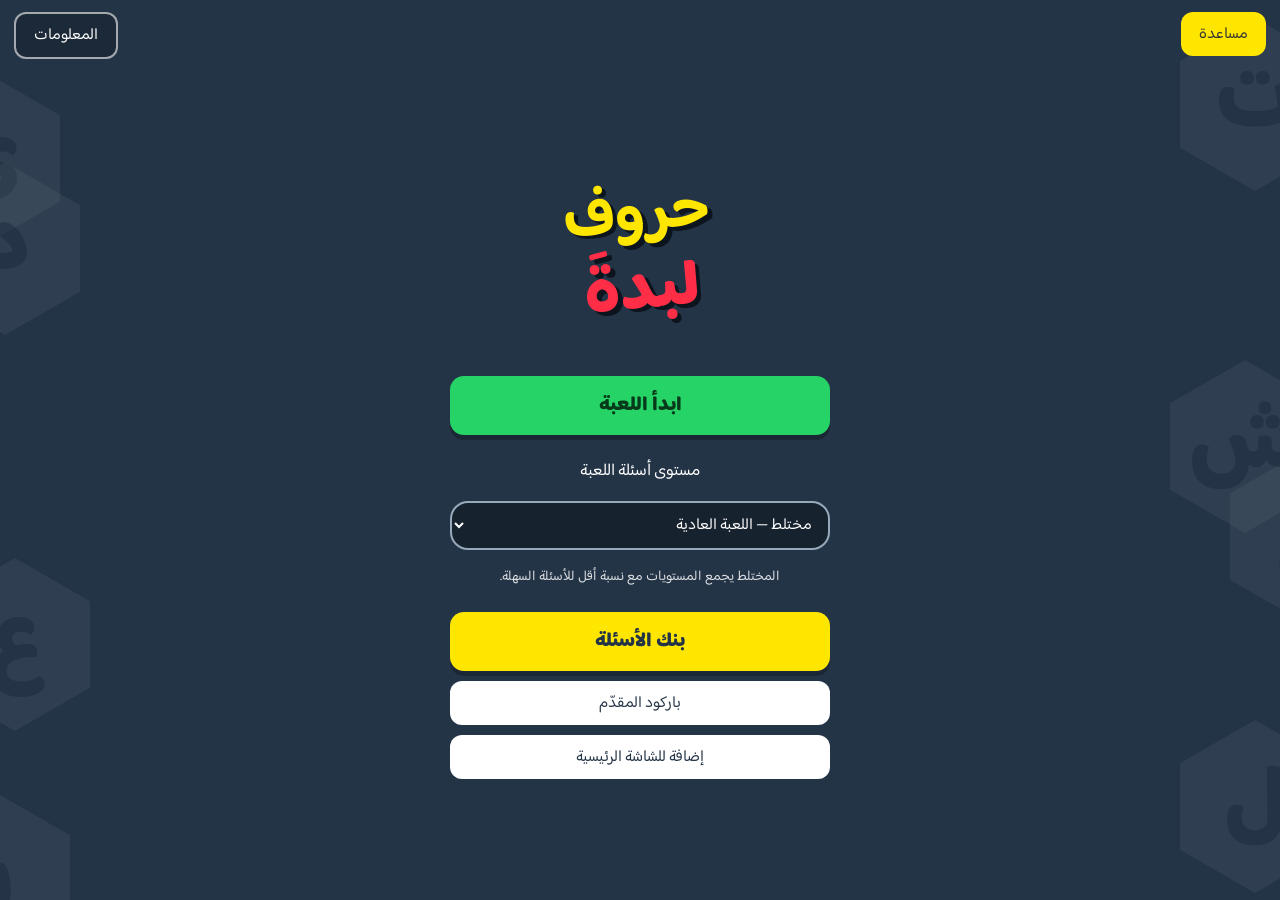
<file: index.html>
<!DOCTYPE html>
<html lang="ar" dir="rtl">
<head>
<meta charset="utf-8">
<meta name="viewport" content="width=device-width, initial-scale=1, viewport-fit=cover">
<link rel="manifest" href="manifest.webmanifest?v=20261022-1"><link rel="apple-touch-icon" href="apple-touch-icon.png"><link rel="icon" href="icon-192.png"><meta name="apple-mobile-web-app-title" content="حروف لبدةَ"><meta name="theme-color" content="#243447"><meta name="mobile-web-app-capable" content="yes"><meta name="apple-mobile-web-app-capable" content="yes">
<link rel="preconnect" href="https://fonts.googleapis.com"><link rel="preconnect" href="https://fonts.gstatic.com" crossorigin>
<title>حروف لبدةَ</title>
<link href="https://fonts.googleapis.com/css2?family=Baloo+Bhaijaan+2:wght@500;800&display=swap" rel="stylesheet">
<style>
:root{--p:#243447;--pd:#17222f;--o:#e53935;--g:#1e7be0;box-sizing:border-box;padding-top:env(safe-area-inset-top,0px);padding-bottom:env(safe-area-inset-bottom,0px)}
*{box-sizing:border-box}
html,body{height:100%;margin:0}
body{background:var(--p);color:#fff;font-family:"Baloo Bhaijaan 2",Tahoma,Arial,sans-serif;overflow-x:hidden}
button{font:inherit;cursor:pointer}
#setup{position:relative;min-height:100dvh;padding:16px 18px 40px;overflow:hidden}
.deco{position:absolute;width:150px;height:173px;clip-path:polygon(50% 0,100% 25%,100% 75%,50% 100%,0 75%,0 25%);background:rgba(255,255,255,.1);display:flex;align-items:center;justify-content:center;font-size:90px;color:var(--p);font-weight:800}
.form{position:relative;max-width:560px;margin:0 auto}
.logo{text-align:center;transform:rotate(-5deg);font-weight:800;line-height:.95;margin:10px 0 26px;text-shadow:4px 4px 0 #0c141d}
.logo b{display:block;font-size:56px;color:#ffe600}.logo i{display:block;font-style:normal;font-size:40px;color:#2fd1e8}.logo u{display:block;text-decoration:none;font-size:58px;color:#ff2d46}
label{display:block;font-size:18px;margin:14px 6px 6px}
input{width:100%;padding:12px 18px;border-radius:40px;border:3px solid rgba(255,255,255,.35);background:rgba(255,255,255,.2);color:#fff;font:inherit;font-size:18px;text-align:center}
input::placeholder{color:rgba(255,255,255,.55)}
.r2{display:flex;gap:12px}.r2>div{flex:1}
.chip{border:0;border-radius:40px;padding:10px 16px;font-size:17px;background:var(--pd);color:#9fb3c8;margin:0 3px 6px}
.chip.on{background:#fff;color:var(--p);box-shadow:0 5px 0 #a9b8c9}
#go{width:100%;margin-top:22px;padding:14px;border:0;border-radius:40px;font-size:26px;background:#fff;color:var(--p);box-shadow:0 6px 0 #a9b8c9}
#go:disabled{background:rgba(255,255,255,.3);color:rgba(255,255,255,.5);box-shadow:0 6px 0 rgba(0,0,0,.2);cursor:default}
#game{display:none;height:100dvh;flex-direction:row;direction:ltr}
#ba{position:relative;flex:1;display:flex;align-items:center;justify-content:center;overflow:hidden;min-height:0}
#ba svg{position:absolute;inset:0;width:100%;height:100%}
.brd{position:relative;transform:translateX(calc(var(--w)*-.25))}
.rw{display:flex;margin-top:calc(var(--w)*-.2887)}.rw:first-child{margin-top:0}
.rw:nth-child(even){transform:translateX(calc(var(--w)*.5))}
.hx{width:var(--w);height:calc(var(--w)*1.1547);background:var(--p);clip-path:polygon(50% 0,100% 25%,100% 75%,50% 100%,0 75%,0 25%);border:0;padding:0;display:flex;align-items:center;justify-content:center;flex:none}
.hx i{width:calc(100% - 10px);height:calc(100% - 10px);clip-path:inherit;background:#fff;display:flex;align-items:center;justify-content:center;font-style:normal;font-size:calc(var(--w)*.45);font-weight:800;color:var(--p)}
.hx.o i{background:var(--o);color:#fff}.hx.g i{background:var(--g);color:#fff}.hx.sel i{background:#ffe14d}
#pan{width:330px;background:var(--p);padding:14px;display:flex;flex-direction:column;gap:9px;direction:rtl;overflow:auto}
@media (max-aspect-ratio:1/1){#game{flex-direction:column}#ba{flex:none;height:56dvh}#pan{width:100%;flex:1}}
.top{display:flex;justify-content:space-between;align-items:center}
.pill{border:0;border-radius:30px;padding:8px 20px;background:#fff;color:var(--p);font-size:17px;box-shadow:0 4px 0 #a9b8c9}
.ic{width:42px;height:42px;border-radius:50%;border:3px solid rgba(255,255,255,.4);background:rgba(255,255,255,.2);color:#fff;font-size:18px}
#rt{text-align:center;font-size:34px;font-weight:800;color:#ff2d46;text-shadow:3px 3px 0 #0c141d;margin:4px 0}
#gn2{text-align:center;font-size:14px;opacity:.75}
.bt{border:0;border-radius:16px;padding:11px;font-size:20px;background:#fff;color:var(--p);box-shadow:0 5px 0 #a9b8c9;width:100%}
.bt:disabled{background:rgba(255,255,255,.25);color:rgba(255,255,255,.55);box-shadow:0 5px 0 rgba(0,0,0,.18)}
#qc{display:none;background:rgba(255,255,255,.15);border-radius:16px;padding:10px;text-align:center}
#ql{font-size:34px;font-weight:800;color:#ffe600;line-height:1}#lv{font-size:13px;opacity:.8}#qt{font-size:19px;margin:4px 0}#an{font-size:24px;font-weight:800;color:#2fd1e8;min-height:30px}
.sm{border:0;border-radius:12px;padding:7px 14px;background:#fff;color:var(--p);font-size:16px}
#asg{display:none;flex-direction:column;gap:7px}
#asg button{border:0;border-radius:14px;padding:10px;font-size:19px;color:#fff}
#msg{text-align:center;font-size:22px;font-weight:800;color:#ffe600;min-height:6px}
.sr{display:flex;justify-content:center;align-items:center;gap:14px;margin-top:auto;padding-top:6px}
.sh{width:76px;height:88px;clip-path:polygon(50% 0,100% 25%,100% 75%,50% 100%,0 75%,0 25%);display:flex;align-items:center;justify-content:center;font-size:32px;font-weight:800}
.tn{text-align:center;font-size:13px;max-width:96px;overflow:hidden;text-overflow:ellipsis;white-space:nowrap}
#menu{display:none;gap:7px;flex-direction:column}
#rot{display:none;position:fixed;top:0;left:0;right:0;z-index:20;background:#ffe600;color:#222;text-align:center;font-size:14px;padding:4px;pointer-events:none}
@media (orientation:portrait){#rot{display:block}}
@media (orientation:landscape) and (max-height:520px){
#pan{width:300px;padding:8px;gap:5px}#rt{font-size:24px;margin:0}#gn2{display:none}
.bt{padding:7px;font-size:16px}.pill{padding:5px 14px;font-size:14px}.ic{width:34px;height:34px}
#qc{padding:6px}#ql{font-size:26px}#qt{font-size:15px;margin:2px 0}#an{font-size:19px;min-height:22px}#asg button{padding:7px;font-size:16px}
.sh{width:56px;height:65px;font-size:24px}.sr{gap:10px;padding-top:2px}#msg{font-size:17px}
#setup{padding:8px 16px}.logo{margin:0 0 4px;transform:rotate(-3deg);display:flex;gap:10px;justify-content:center;align-items:baseline}
.logo b,.logo i,.logo u{display:inline;font-size:30px}
label{margin:6px 6px 3px;font-size:15px}input{padding:7px 14px;font-size:16px}#go{margin-top:10px;padding:8px;font-size:20px}.chip{padding:6px 12px;font-size:15px}}
#home{display:flex;position:relative;min-height:100dvh;flex-direction:column;align-items:center;justify-content:center;padding:16px;background:#243447;overflow:hidden}
#home .deco{color:#243447}
.hc{position:relative;width:min(92%,380px);display:flex;flex-direction:column;gap:10px;text-align:center;font-size:18px}
.hb{border:0;border-radius:14px;padding:12px;font-size:20px;font-weight:800;box-shadow:0 5px 0 rgba(0,0,0,.25)}
.hb:disabled{opacity:.45}
.hn{position:absolute;top:calc(12px + env(safe-area-inset-top,0px));z-index:2;border-radius:12px;padding:8px 18px;font-size:16px;border:2px solid rgba(255,255,255,.6);background:rgba(0,0,0,.2);color:#fff}
#md{position:fixed;inset:0;background:rgba(12,20,30,.8);display:none;align-items:center;justify-content:center;z-index:30;padding:20px}
#md input{color:#243447;background:#eef1f5;border:2px solid #c9d2dc;padding:10px 14px;font-size:17px}
#md>div{background:#fff;color:#243447;border-radius:18px;padding:18px;max-width:340px;text-align:center;font-size:18px;display:flex;flex-direction:column;gap:10px}
/* mobile */
:root{padding-top:0;padding-bottom:0}
html{-webkit-text-size-adjust:100%;overscroll-behavior:none}
body{-webkit-user-select:none;user-select:none;-webkit-touch-callout:none;-webkit-tap-highlight-color:transparent;overscroll-behavior:none}
input{-webkit-user-select:text;user-select:text;font-size:16px;min-height:44px}
button{touch-action:manipulation;-webkit-tap-highlight-color:transparent;min-height:44px}
button:active:not(:disabled){transform:translateY(2px);filter:brightness(.92)}
.hx{min-height:0}.hx:active i{filter:brightness(.85)}
.ic{width:44px;height:44px}.deco{pointer-events:none}
.bt:disabled{color:rgba(255,255,255,.8)}
#qt,#msg,#an{overflow-wrap:anywhere}
#game{padding:env(safe-area-inset-top,0px) env(safe-area-inset-right,0px) env(safe-area-inset-bottom,0px) env(safe-area-inset-left,0px)}
#pan{overscroll-behavior:contain;-webkit-overflow-scrolling:touch;gap:8px;min-height:0}
#setup{padding-top:max(16px,env(safe-area-inset-top,0px));padding-bottom:calc(40px + env(safe-area-inset-bottom,0px))}
#home{justify-content:flex-start;padding:calc(64px + env(safe-area-inset-top,0px)) max(16px,env(safe-area-inset-right,0px)) calc(16px + env(safe-area-inset-bottom,0px)) max(16px,env(safe-area-inset-left,0px))}
.hc{margin:auto}.hb{min-height:48px}
#md{align-items:flex-start;overflow-y:auto}#md>div{margin:auto;width:100%}
@media (max-aspect-ratio:1/1){#ba{flex:none;height:auto;width:100%;aspect-ratio:5.5/4.8;max-height:52dvh}}
@media (orientation:portrait),(min-height:521px){.logo b{font-size:clamp(40px,13vw,60px)}.logo i{font-size:clamp(28px,9vw,42px)}.logo u{font-size:clamp(42px,14vw,64px)}}
@media (orientation:landscape) and (max-height:520px){button{min-height:40px}.hb{padding:6px;font-size:17px;min-height:40px}.hc{width:min(94%,640px);display:grid;grid-template-columns:1fr 1fr;gap:8px}.hc>div{grid-column:1/-1}#home{padding-top:calc(52px + env(safe-area-inset-top,0px))}}
#rot{display:none!important;top:env(safe-area-inset-top,0px)}#rot.show{display:block!important}
/* iPhone: allow normal scrolling, retain native click activation. */
html{overscroll-behavior:auto}
body{overscroll-behavior:auto}
#home,#setup{min-height:100vh;min-height:100dvh}
#game{height:100vh;height:100dvh}
#ba{min-width:0}#ba svg{pointer-events:none}
.r2>div{min-width:0}.top{gap:12px;flex-wrap:wrap}
button:focus-visible,input:focus-visible{outline:3px solid #ffe600;outline-offset:3px}
#setup{padding-left:max(18px,env(safe-area-inset-left,0px));padding-right:max(18px,env(safe-area-inset-right,0px))}
#md{padding: max(20px,env(safe-area-inset-top,0px)) max(20px,env(safe-area-inset-right,0px)) max(20px,env(safe-area-inset-bottom,0px)) max(20px,env(safe-area-inset-left,0px))}
#pan{padding-bottom:20px}
#home .hn{max-width:45%}
@media(max-width:600px) and (orientation:portrait){
 #game{height:auto;min-height:100vh;min-height:100dvh;flex-direction:column}
 #ba{flex:none;height:48vh;height:48dvh;max-height:none;aspect-ratio:auto}
 #pan{flex:none;width:100%;overflow:visible}
 .r2{flex-wrap:wrap}.r2>div{flex:1 1 140px}
}
@media(orientation:landscape) and (max-height:520px){
 #pan{width:clamp(220px,40vw,300px)}
 button,.ic{min-height:44px}.ic{width:44px;height:44px;flex-shrink:0}
}
/* Home controls and the question bank share the existing palette. */
.logo{line-height:1.25}.logo u{padding-bottom:.1em}
.level-label{margin:12px 0 5px;font-size:17px}.level-hint{font-size:14px;line-height:1.7;text-align:center;opacity:.85;margin:6px 0 12px}
.level-select,select{font:inherit;font-size:16px;min-height:46px;border:2px solid #96a9bb;border-radius:18px;background:#17222f;color:#fff;padding:8px 12px;max-width:100%}
.level-select{width:100%}.hc{max-width:460px}.hc .hb{width:100%}
#bank[hidden]{display:none}#bank{min-height:100vh;min-height:100dvh;padding:24px 18px calc(32px + env(safe-area-inset-bottom,0px));-webkit-user-select:text;user-select:text}
.bank-wrap{max-width:960px;margin:auto}#bank h1{color:#ffe600;font-size:clamp(26px,6vw,38px);line-height:1.5}.bank-filters{display:flex;gap:12px;flex-wrap:wrap}.bank-filters label{flex:1 1 170px;margin:0}.bank-filters input,.bank-filters select{display:block;width:100%;margin-top:6px}
.bank-item{margin:12px 0;padding:16px 18px;border:1px solid #60758b;border-radius:18px;background:#17222f;line-height:1.8}.bank-meta{font-size:14px;color:#b9d2e8}.bank-item h2{font-size:19px;margin:6px 0 10px;font-weight:500}.bank-item summary{cursor:pointer;color:#ffe600;min-height:44px;padding:8px 0}.bank-answer{font-size:21px;color:#7be2ad;white-space:pre-wrap}.bank-pages{display:flex;align-items:center;justify-content:center;gap:16px;margin:20px 0}.bank-pages button:disabled{opacity:.4;cursor:default}
@media(orientation:landscape) and (max-height:520px){.hc{display:flex;flex-direction:column;gap:6px;max-width:460px}.hc .logo{margin-bottom:8px}.level-label,.level-hint{margin:2px}}
@media(max-width:600px) and (orientation:portrait){#ba{height:max(48dvh,310px)}}
</style>
<link rel="stylesheet" href="board.css?v=20261022-1">
</head>
<body><noscript><div style="position:fixed;inset:0;z-index:999;background:#243447;color:#fff;display:flex;align-items:center;justify-content:center;text-align:center;padding:24px;font:22px/1.8 Tahoma,Arial,sans-serif">هذه المعاينة لا تشغّل الجافاسكربت، فالأزرار لن تعمل.<br>افتح اللعبة من متصفح Safari أو Chrome عبر رابط الموقع.</div></noscript><div id="rot">🔄 قلّب الجوال أفقيًا للحصول على أفضل عرض</div>
<div id="md" role="dialog" aria-modal="true" aria-labelledby="mt"><div><span id="mt"></span><button class="hb" id="mno" style="background:#eee;color:#555">إغلاق</button></div></div>
<div id="home">
<button class="hn" id="hinfo" style="left:14px">المعلومات</button>
<button class="hn" id="hhelp" style="right:14px;background:#ffe600;color:#333;border:0">مساعدة</button>
<div class="hc"><div class="logo" aria-label="حروف لبدةَ"><b>حروف</b><u>لبدةَ</u></div>
<button class="hb" id="hplay" style="background:#25d366;color:#07391b">ابدأ اللعبة</button>
<label for="difficulty" class="level-label">مستوى أسئلة اللعبة</label>
<select id="difficulty" class="level-select"><option value="mixed">مختلط — اللعبة العادية</option><option value="سهل">سهل</option><option value="متوسط">متوسط</option><option value="صعب">صعب</option></select>
<p class="level-hint">المختلط يجمع المستويات مع نسبة أقل للأسئلة السهلة.</p>
<button class="hb" id="hbank" style="background:#ffe600;color:#243447">بنك الأسئلة</button>
<button class="sm" id="presenterQrHome">باركود المقدّم</button>
<button class="sm" id="installHelp">إضافة للشاشة الرئيسية</button></div>
</div>
<div id="setup" style="display:none"><div class="form">
<button class="sm" id="backHome">الصفحة الرئيسية</button>
<div class="logo" aria-label="حروف لبدةَ"><b>حروف</b><u>لبدةَ</u></div>
<p id="selectedLevel" class="level-hint"></p>
<label for="playMode">طريقة اللعب</label><select id="playMode" class="level-select"><option value="board">لوحة على الشاشة + مقدّم بجوال ثانٍ</option><option value="local">اللوحة والأسئلة على جهاز واحد</option></select>
<p class="level-hint">في وضع اللوحة يقرأ المقدّم من جواله، وتحدد هنا الخلية والفريق الفائز. اختيار الحرف يدوي على الجهازين.</p>
<button class="sm" id="presenterQrSetup">افتح باركود المقدّم قبل بدء اللعبة</button><label>اسم اللعبة:</label><input id="gn" placeholder="حروف لبدةَ" value="حروف لبدةَ">
<div class="r2"><div><label>حجم لوحة الحروف:</label><button class="chip" data-k="n" data-v="4">٤ × ٤</button><button class="chip on" data-k="n" data-v="5">٥ × ٥</button><button class="chip" data-k="n" data-v="6">٦ × ٦</button></div>
<div><label>عدد الجولات:</label><button class="chip" data-k="r" data-v="1">جولة</button><button class="chip on" data-k="r" data-v="3">3 جولات</button></div></div>
<div class="r2"><div><label style="color:#ff6b66">الفريق الأحمر:</label><input id="to" placeholder="اسم الفريق" style="border-color:#c9524e"></div>
<div><label style="color:#5fb0ff">الفريق الأزرق:</label><input id="tg" placeholder="اسم الفريق" style="border-color:#4a8fd1"></div></div>
<p id="bankStatus" role="status" style="text-align:center;font-size:15px">جارٍ فتح سجل الأسئلة…</p><p style="text-align:center;font-size:13px;opacity:.85">المشاهد محفوظ لهذا المتصفح والموقع. تغيير الجهاز أو مسح بيانات الموقع يبدأ سجلًا جديدًا.</p><button id="go" disabled>إنشاء اللعبة</button>
</div></div>
<section id="bank" hidden aria-labelledby="bankTitle">
<div class="bank-wrap"><button id="bankBack" class="sm">الصفحة الرئيسية</button><h1 id="bankTitle">بنك أسئلة حروف لبدةَ</h1>
<button class="hb" id="presenterQrBank">باركود المقدّم — افتحه بالجوال الثاني</button>
<p>تصفّح الأسئلة وابحث فيها. التصفّح هنا لا يغيّر سجل الأسئلة المشاهدة أثناء اللعب.</p>
<div class="bank-filters"><label>ابحث<input id="bankSearch" type="search" placeholder="السؤال أو الإجابة" autocomplete="off"></label>
<label>المجال<select id="bankCategory"><option value="">جميع المجالات</option></select></label>
<label>الحرف<select id="bankLetter"><option value="">جميع الحروف</option></select></label></div>
<p id="bankCount" role="status" aria-live="polite"></p><div id="bankList"></div>
<div class="bank-pages"><button class="sm" id="bankPrev">السابق</button><span id="bankPage"></span><button class="sm" id="bankNext">التالي</button></div>
</div></section>
<div id="game">
<div id="ba"><svg viewBox="0 0 100 100" preserveAspectRatio="none"><polygon points="0,0 100,0 50,50" fill="#e53935"/><polygon points="0,100 100,100 50,50" fill="#e53935"/><polygon points="0,0 50,50 0,100" fill="#1e7be0"/><polygon points="100,0 50,50 100,100" fill="#1e7be0"/></svg><div class="board-sparkles" aria-hidden="true"></div><div class="brd" id="brd"></div></div>
<div id="pan">
<div class="top"><button class="pill" id="opt">خيارات</button></div>
<div id="menu"><button class="sm" id="m1">إعادة الجولة</button><button class="sm" id="m2">إعداد لعبة جديدة</button></div>
<div id="gn2"></div><div id="rt"></div>
<div id="qc"><div id="ql"></div><div id="lv"></div><div id="qt"></div><div id="an"></div><button class="sm" id="sa">أظهر الإجابة</button></div>
<button class="bt" id="ok" disabled>صحيح</button>
<div id="asg"><button id="a2" data-t="2" style="background:var(--o)"></button><button id="a1" data-t="1" style="background:var(--g)"></button><button data-t="0" style="background:var(--pd)">لا أحد (يعاد الحرف)</button></div>
<div id="msg"></div>
<button class="bt" id="nx" disabled>الجولة التالية</button>
<div class="sr"><button class="ic" id="rr">⟳</button>
<div><div class="sh" id="so" style="background:var(--o)">0</div><div class="tn" id="no"></div></div>
<div><div class="sh" id="sg" style="background:var(--g)">0</div><div class="tn" id="ng"></div></div></div>
</div></div>
<script>const $=id=>document.getElementById(id);</script>
<script src="questions.js?v=20261022-1"></script>
<script src="question-history.js?v=20261022-1"></script>
<script>
const HISTORY=window.RafahaHistory;
let historyAvailable=false,claimInProgress=false,roundBusy=false,roundVersion=0;
const ORD=["ا","ب","ت","ث","ج","ح","خ","د","ذ","ر","ز","س","ش","ص","ض","ط","ظ","ع","غ","ف","ق","ك","ل","م","ن","ه","و","ي"];
let cfg={r:3,n:5,difficulty:"mixed",mode:"board"},st,L,cur=-1,curQ,rd=1,wins=[0,0],over=false,fin=false,nm=["","",""];
for(let i=0;i<9;i++){const d=document.createElement("div");d.className="deco";d.textContent=ORD[(i*7+3)%28];d.style.cssText="top:"+[2,12,30,48,62,78,90,20,70][i]+"%;"+(i%2?"left":"right")+":"+[-40,-60,-30,-50,-20,-60,-40,-90,-80][i]+"px;transform:rotate("+(i*17%40-20)+"deg)";$("setup").prepend(d);}
document.querySelectorAll(".chip").forEach(c=>c.onclick=()=>{cfg[c.dataset.k]=+c.dataset.v;document.querySelectorAll('.chip[data-k="'+c.dataset.k+'"]').forEach(x=>x.classList.toggle("on",x===c));});
function chk(){$("go").disabled=!historyAvailable||(cfg.mode==="local"&&HISTORY.stats(cfg.difficulty).remaining===0)||!($("gn").value.trim()&&$("to").value.trim()&&$("tg").value.trim());}
$("playMode").onchange=()=>{cfg.mode=$("playMode").value;updateBankStatus();chk();};
["gn","to","tg"].forEach(i=>$(i).oninput=chk);
$("go").onclick=()=>{cfg.mode=$("playMode").value;cfg.difficulty=$("difficulty").value;if(!historyAvailable||roundBusy)return;try{if(document.documentElement.requestFullscreen)document.documentElement.requestFullscreen().then(()=>{if(screen.orientation&&screen.orientation.lock)return screen.orientation.lock("landscape");}).catch(()=>{});}catch(e){}nm[2]=$("to").value.trim();nm[1]=$("tg").value.trim();$("gn2").textContent=$("gn").value.trim();$("no").textContent=nm[2];$("ng").textContent=nm[1];$("a2").textContent="🟥 "+nm[2];$("a1").textContent="🟦 "+nm[1];$("game").classList.toggle("board-only",cfg.mode==="board");wins=[0,0];rd=1;fin=false;$("setup").style.display="none";$("game").style.display="flex";startRound();};
async function startRound(){
 if(roundBusy)return;
 roundBusy=true;++roundVersion;cur=-1;curQ=null;$("qc").style.display="none";$("asg").style.display="none";$("ok").disabled=true;
 try{
 await HISTORY.refresh();
 const counts=cfg.mode==="board"?Object.fromEntries(ORD.map(letter=>[letter,36])):HISTORY.stats(cfg.difficulty).counts;
 if(Object.values(counts).reduce((sum,count)=>sum+count,0)<cfg.n*cfg.n)throw new Error("لا تكفي الأسئلة غير المشاهدة في المستوى المختار لهذه اللوحة. اختر لوحة أصغر أو مستوى آخر؛ لن نعيد أسئلة قديمة.");
 L=await HISTORY.layout(counts,cfg.n*cfg.n);
 }catch(error){roundBusy=false;$("game").style.display="none";$("setup").style.display="block";modal(error.message);return;}
 roundBusy=false;
 const n=cfg.n;
 st=L.map(()=>0);cur=-1;curQ=null;over=false;
 const b=$("brd");b.innerHTML="";
 for(let r=0;r<n;r++){const w=document.createElement("div");w.className="rw";
  for(let c=0;c<n;c++){const i=r*n+c;const h=document.createElement("button");h.className="hx";h.id="h"+i;h.innerHTML="<i>"+L[i]+"</i>";h.type="button";h.setAttribute("aria-label","اختيار حرف "+L[i]);h.onclick=()=>pick(i);w.appendChild(h);}
  b.appendChild(w);}
 $("rt").textContent="الجولة "+["الأولى","الثانية","الثالثة"][rd-1];
 $("qc").style.display="none";$("asg").style.display="none";$("msg").textContent="";$("ok").disabled=true;$("nx").disabled=true;$("nx").textContent="الجولة التالية";$("menu").style.display="none";
 sc();fit();
}
function fit(){
 const a=$("ba"),n=cfg.n;if(!a.clientWidth)return;
 const controls=cfg.mode==="board"?$("pan").offsetHeight+24:0;
 const usable=Math.max(140,a.clientHeight-controls),widthShare=a.clientWidth < 600 ? .94 : .68;
 const w=Math.min(a.clientWidth*widthShare/(n+.5),usable*.80/(.866*n+.29));
 document.documentElement.style.setProperty("--w",w+"px");
 document.documentElement.style.setProperty("--board-shift",(-controls/2)+"px");
}
let _f;const sched=()=>{cancelAnimationFrame(_f);_f=requestAnimationFrame(fit)};window.onresize=sched;try{new ResizeObserver(sched).observe($("ba"));new ResizeObserver(sched).observe($("pan"))}catch(e){}window.addEventListener("orientationchange",()=>setTimeout(sched,250));if(window.visualViewport)visualViewport.addEventListener("resize",sched);
function sc(){$("so").textContent=wins[1];$("sg").textContent=wins[0];}
function updateBankStatus(){
 if(!HISTORY)return;
 const state=HISTORY.stats(cfg.difficulty);
 if(cfg.mode==="board"){$("bankStatus").textContent="وضع اللوحة: الأسئلة والإجابات على جوال المقدّم. هذا الجهاز لا يستهلك أسئلة.";return;}
 if(!state.remaining){$("bankStatus").textContent="نفدت الأسئلة غير المشاهدة في المستوى المختار. اختر مستوى آخر من الصفحة الرئيسية؛ لن نعيد أسئلة قديمة.";chk();return;}
 $("bankStatus").textContent="بنك الأسئلة: "+state.total.toLocaleString("ar")+" • المتبقي للعب: "+state.remaining.toLocaleString("ar");
}
async function pick(i,f){
 if(claimInProgress||roundBusy||!st||st[i]||over||(i===cur&&!f))return;
 if(cfg.mode==="board"){
  if(cur>=0)$("h"+cur).classList.remove("sel");cur=i;curQ=null;$("h"+i).classList.add("sel");$("msg").textContent="حرف "+L[i]+" — اختر الفريق بعد إجابة اللاعبين";$("asg").style.display="flex";sched();return;
 }
 const version=roundVersion;
 const counts=HISTORY.stats(cfg.difficulty).counts;
 const otherCells=letter=>st.reduce((sum,owner,index)=>sum+(!owner&&index!==cur&&L[index]===letter?1:0),0);
 if(cur>=0&&i!==cur&&(counts[L[cur]]||0)<=otherCells(L[cur])){
  $("msg").textContent="احسم السؤال المفتوح أولًا؛ رصيد هذا الحرف المتبقي مخصص لخلاياه الأخرى. يمكنك إعداد جولة جديدة من الخيارات.";return;
 }
 const reserve=st.reduce((sum,owner,index)=>sum+(!owner&&index!==i&&L[index]===L[i]?1:0),0);
 const previousOkDisabled=$("ok").disabled;
 let changed=false;
 claimInProgress=true;$("rr").disabled=true;$("ok").disabled=true;$("sa").disabled=true;$("msg").textContent="جارٍ اختيار سؤال جديد…";
 try{
  const record=await HISTORY.claim(L[i],cfg.difficulty,reserve);
  if(version!==roundVersion)return;
  updateBankStatus();
  if(!record){$("msg").textContent="لا يوجد سؤال إضافي متاح لهذا الحرف دون استهلاك رصيد خلاياه الأخرى. احسم السؤال المفتوح إن وجد، أو اختر حرفًا آخر أو جولة جديدة؛ لن نعيد أسئلة سابقة.";return;}
  if(cur>=0)$("h"+cur).classList.remove("sel");
  cur=i;curQ=[record.q,record.a,record.difficulty,record.id,record.category];changed=true;
  $("h"+i).classList.add("sel");$("msg").textContent="";
  $("ql").textContent=L[i];$("lv").textContent=record.category;
  $("qt").textContent=record.q;$("an").textContent="";
  $("qc").style.display="block";$("sa").style.display="";$("asg").style.display="none";$("ok").disabled=false;
 }catch(error){if(version===roundVersion)$("msg").textContent=error.message;}
 finally{claimInProgress=false;$("rr").disabled=false;$("sa").disabled=false;if(!changed)$("ok").disabled=previousOkDisabled;}
}
$("sa").onclick=()=>{if(claimInProgress||cur<0||!curQ)return;$("an").textContent=curQ[1];$("sa").style.display="none";};
$("ok").onclick=()=>{if(claimInProgress||cur<0||!curQ)return;$("asg").style.display="flex";$("ok").disabled=true;};
$("rr").onclick=()=>{if(cur>=0)pick(cur,1);};
document.querySelectorAll("#asg button").forEach(b=>b.onclick=()=>{
 if(claimInProgress||cur<0||over)return;
 const t=+b.dataset.t,h=$("h"+cur),answeredLetter=L[cur];h.classList.remove("sel");
 if(t){st[cur]=t;h.classList.add(t==2?"o":"g");}
 cur=-1;$("qc").style.display="none";$("asg").style.display="none";$("ok").disabled=true;
 if(!t&&cfg.mode==="local"){const open=st.reduce((sum,owner,index)=>sum+(!owner&&L[index]===answeredLetter?1:0),0);if((HISTORY.stats(cfg.difficulty).counts[answeredLetter]||0)<open)$("msg").textContent="الرصيد المتبقي لهذا الحرف لا يغطي خلاياه المفتوحة. اختر حرفًا آخر أو أعد الجولة من الخيارات؛ لن نعيد سؤالًا سابقًا.";}
 if(cfg.mode==="board")$("msg").textContent="";sched();
 if(t&&won(t)){over=true;wins[t-1]++;sc();const m=wins[t-1]>=Math.floor(cfg.r/2)+1;
  $("msg").textContent=m?"🏆 فاز "+nm[t]+" باللعبة!":"🎉 فاز "+nm[t]+" بالجولة!";
  if(m){fin=true;$("nx").textContent="لعبة جديدة";}$("nx").disabled=false;}
});
$("nx").onclick=()=>{if(roundBusy)return;$("nx").disabled=true;if(fin){$("game").style.display="none";$("setup").style.display="block";}else{rd++;startRound();}};
$("opt").onclick=()=>{const m=$("menu");m.style.display=m.style.display=="flex"?"none":"flex";};
$("m1").onclick=()=>{if(!claimInProgress)startRound();};
$("m2").onclick=()=>{if(roundBusy||claimInProgress)return;roundVersion++;$("game").style.display="none";$("setup").style.display="block";};
function nb(r,c){const n=cfg.n,o=[[r,c-1],[r,c+1]];
 if(r%2==0)o.push([r-1,c-1],[r-1,c],[r+1,c-1],[r+1,c]);else o.push([r-1,c],[r-1,c+1],[r+1,c],[r+1,c+1]);
 return o.filter(([a,b])=>a>=0&&a<n&&b>=0&&b<n);}
function won(p){const n=cfg.n,seen=new Set(),q=[];
 for(let k=0;k<n;k++){const [r,c]=p==2?[0,k]:[k,0];if(st[r*n+c]==p){q.push([r,c]);seen.add(r*n+c);}}
 while(q.length){const [r,c]=q.pop();if(p==2&&r==n-1)return true;if(p==1&&c==n-1)return true;
  for(const [a,b] of nb(r,c)){const i=a*n+b;if(st[i]==p&&!seen.has(i)){seen.add(i);q.push([a,b]);}}}
 return false;}
</script>
<script>
for(let i=0;i<8;i++){const d=document.createElement("div");d.className="deco";d.textContent=ORD[(i*5+2)%28];d.style.cssText="top:"+[2,18,40,62,80,8,50,88][i]+"%;"+(i%2?"left":"right")+":"+[-50,-70,-40,-60,-50,-90,-100,-80][i]+"px;opacity:.5";$("home").prepend(d);}
$("hplay").onclick=()=>{$("home").style.display="none";$("setup").style.display="block";$("selectedLevel").textContent="المستوى: "+(cfg.difficulty==="mixed"?"مختلط":cfg.difficulty);if(historyAvailable)updateBankStatus();chk();};
$("backHome").onclick=()=>{$("setup").style.display="none";$("home").style.display="flex";};
$("difficulty").onchange=()=>{cfg.difficulty=$("difficulty").value;if(historyAvailable)updateBankStatus();chk();};
$("hinfo").onclick=()=>modal("حروف لبدةَ: لعبة حروف بين فريقين. الأحمر يوصل من الأعلى للأسفل، والأزرق من اليسار لليمين. الأسئلة لا تعاد على هذا المتصفح ما دام سجل الموقع محفوظًا؛ عند نفاد أسئلة حرف تظهر رسالة. الحروف تتغير مواضعها كل جولة.");
function modal(t){$("mt").textContent=t;$("md").style.display="flex";}
$("mno").onclick=()=>{$("md").style.display="none";};
$("hhelp").onclick=()=>modal("اختر خلية، اقرأ السؤال، وإذا أجاب الفريق صح تصير الخلية بلونه. الأحمر يوصل من الأعلى للأسفل، والأزرق من اليسار لليمين. أول فريق يوصل بين جهتيه يفوز بالجولة. حرف الإجابة يُحسب بعد تجاهل «الـ» والتشكيل؛ مثل «الأسموزي» تحت الألف. في لوحة ٦×٦ تتكرر بعض الحروف بأسئلة مختلفة.");
const _go=$("go").onclick;
$("go").onclick=function(e){_go.call(this,e);hint();};
const rot=$("rot");function hint(){if(matchMedia("(orientation:portrait)").matches){rot.classList.add("show");setTimeout(()=>rot.classList.remove("show"),4000);}}
document.addEventListener("focusin",e=>{if(e.target.tagName=="INPUT")setTimeout(()=>{try{e.target.scrollIntoView({block:"center",behavior:"smooth"})}catch(x){}},300);});
document.addEventListener("visibilitychange",()=>{if(!document.hidden&&typeof sched==="function")sched();});
addEventListener("pageshow",()=>{if(typeof sched==="function")sched();});
if("serviceWorker" in navigator&&/^https?:$/.test(location.protocol)){addEventListener("load",()=>navigator.serviceWorker.register("sw.js").catch(()=>{}));}
$("installHelp").onclick=()=>modal("على الآيفون: افتح رابط الموقع في Safari، ثم المشاركة ← إضافة إلى الشاشة الرئيسية. اكتب الاسم «حروف لبدةَ» ثم اضغط إضافة. فعّل «فتح كتطبيق ويب» إن ظهر. الاختصار القديم قد يبقى باسمه السابق؛ عند الإضافة من جديد لا تمسح بيانات الموقع حتى لا تفقد سجل الأسئلة. يلزم الاتصال أول مرة لحفظ ملفات اللعبة؛ الخط قد يستخدم خط الجهاز دون إنترنت.");
document.querySelectorAll("button").forEach(b=>b.type="button");
$("rr").setAttribute("aria-label","تغيير السؤال");
$("md").setAttribute("role","dialog");$("md").setAttribute("aria-modal","true");$("md").setAttribute("aria-labelledby","mt");
if(HISTORY){HISTORY.ready.then(()=>{
 historyAvailable=true;updateBankStatus();chk();
}).catch(error=>{$("bankStatus").textContent=error.message;chk();});}else{$("bankStatus").textContent="تعذر تحميل ملفات اللعبة. اتصل بالإنترنت وأعد تحميل الصفحة.";}
document.addEventListener("visibilitychange",()=>{
 if(!document.hidden&&historyAvailable)HISTORY.refresh().then(updateBankStatus).catch(error=>{$("bankStatus").textContent=error.message;});
});
chk();
</script>
<script src="question-bank.js?v=20261022-1"></script>
<dialog id="presenterQrDialog" aria-labelledby="presenterQrTitle"><div class="qr-content"><button type="button" id="presenterQrClose" class="sm">إغلاق</button><h2 id="presenterQrTitle">جوال المقدّم</h2><p>امسح الرمز بالجوال الثاني. اختر الحرف هناك لتقرأ السؤال وإجابته، واختر الخلية هنا على الشاشة.</p><div id="presenterQrCode"></div><p id="presenterQrStatus" role="status"></p><a id="presenterOpen" class="sm" target="_blank" rel="noopener">فتح وضع المقدّم</a><label>رابط المقدّم<input id="presenterUrl" readonly dir="ltr"></label><button type="button" id="presenterCopy" class="sm">نسخ الرابط</button><p class="level-hint">اختيار الحرف وتلوين الخلية يدويان. لا توجد مزامنة بين الجهازين.</p></div></dialog>
<script src="vendor/qrcodegen.js?v=20261022-1"></script><script src="presenter-link.js?v=20261022-1"></script>
</body>
</html>
</file>
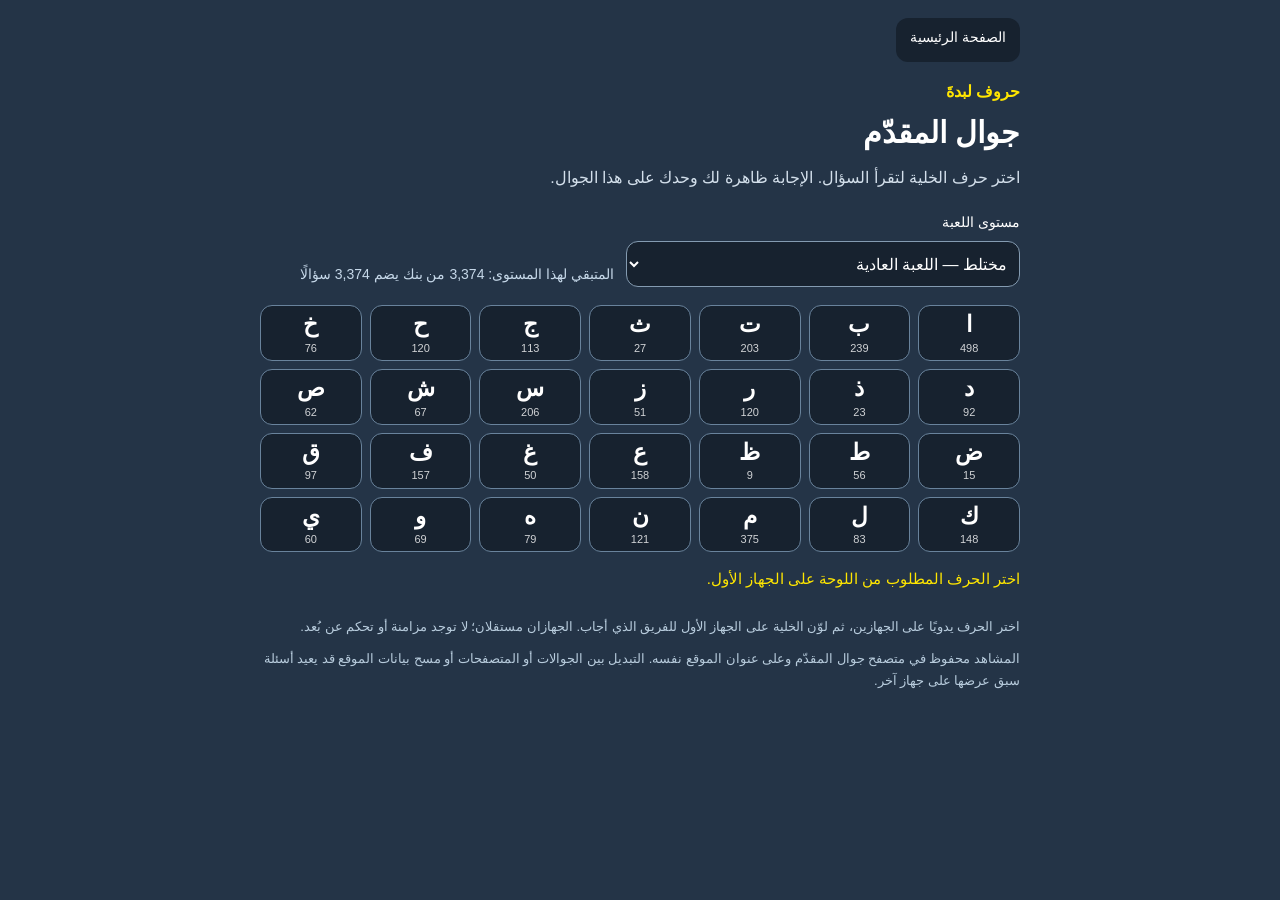
<file: presenter.html>
<!DOCTYPE html>
<html lang="ar" dir="rtl"><head><meta charset="utf-8"><meta name="viewport" content="width=device-width,initial-scale=1,viewport-fit=cover"><meta name="theme-color" content="#243447"><meta name="apple-mobile-web-app-title" content="حروف لبدةَ"><link rel="icon" href="icon-192.png"><link rel="apple-touch-icon" href="apple-touch-icon.png"><title>المقدّم — حروف لبدةَ</title><link rel="stylesheet" href="presenter.css?v=20261022-1"></head>
<body><main class="host-wrap"><header><a href="./index.html" class="back">الصفحة الرئيسية</a><p class="eyebrow">حروف لبدةَ</p><h1>جوال المقدّم</h1><p>اختر حرف الخلية لتقرأ السؤال. الإجابة ظاهرة لك وحدك على هذا الجوال.</p></header>
<section class="host-controls" aria-label="إعدادات المقدّم"><label for="hostLevel">مستوى اللعبة<select id="hostLevel"><option value="mixed">مختلط — اللعبة العادية</option><option value="سهل">سهل</option><option value="متوسط">متوسط</option><option value="صعب">صعب</option></select></label><p id="hostCount" role="status">جارٍ فتح سجل الأسئلة…</p></section>
<div id="hostLetters" class="host-letters" role="group" aria-label="اختر الحرف"></div>
<p id="hostStatus" role="status" aria-live="polite">اختر الحرف المطلوب من اللوحة على الجهاز الأول.</p>
<section id="hostCard" class="host-card" hidden aria-labelledby="hostQuestion"><div class="card-heading"><span id="hostLetter"></span><span id="hostCategory"></span></div><h2 id="hostQuestion"></h2><div class="answer-box"><span>الإجابة للمقدّم</span><p id="hostAnswer"></p></div><button id="hostNext" type="button">سؤال آخر للحرف نفسه</button></section>
<footer><p>اختر الحرف يدويًا على الجهازين، ثم لوّن الخلية على الجهاز الأول للفريق الذي أجاب. الجهازان مستقلان؛ لا توجد مزامنة أو تحكم عن بُعد.</p><p>المشاهد محفوظ في متصفح جوال المقدّم وعلى عنوان الموقع نفسه. التبديل بين الجوالات أو المتصفحات أو مسح بيانات الموقع قد يعيد أسئلة سبق عرضها على جهاز آخر.</p></footer>
</main><noscript>يلزم فتح هذه الصفحة في Safari أو متصفح يدعم JavaScript.</noscript>
<script src="questions.js?v=20261022-1"></script><script src="question-history.js?v=20261022-1"></script><script src="presenter.js?v=20261022-1"></script></body></html>
</file>
<file: board.css>
/* مظهر لوحة الحروف ووضع الشاشة. */
.board-sparkles{position:absolute;inset:0;pointer-events:none;background:url('board-sparkles.svg') repeat;background-size:190px 190px;opacity:.72}
.brd{z-index:1;transform:translate(calc(var(--w)*-.25),var(--board-shift,0px));filter:drop-shadow(0 6px 12px #17222f33)}
#ba>svg{pointer-events:none}#ba{isolation:isolate}
#game.board-only{position:relative;height:100vh;height:100dvh;min-height:0;overflow:hidden;padding:0;display:flex;flex-direction:column}
.board-only #ba{position:absolute;inset:0;flex:none;width:100%;height:100%;max-height:none;aspect-ratio:auto}
.board-only #pan{position:absolute;z-index:2;bottom:max(10px,env(safe-area-inset-bottom,0px));left:50%;transform:translateX(-50%);width:min(94%,720px);max-height:42vh;max-height:42dvh;display:grid;grid-template-columns:auto 1fr auto;gap:6px 14px;align-items:center;padding:8px 12px;border:1px solid #ffffff44;border-radius:18px;background:#17222fee;box-shadow:0 4px 20px #0003;overflow:auto}
.board-only .top{grid-column:1;grid-row:1}.board-only #rt{grid-column:2;grid-row:1;font-size:21px;margin:0;color:#ffe600}.board-only .sr{grid-column:3;grid-row:1;margin:0;padding:0;gap:8px}
.board-only #gn2,.board-only #qc,.board-only #ok,.board-only #rr{display:none!important}
.board-only .sh{width:38px;height:42px;font-size:21px}.board-only .tn{max-width:100px;font-size:12px}.board-only #menu,.board-only #asg,.board-only #msg,.board-only #nx{grid-column:1/-1}
.board-only #menu{flex-direction:row;flex-wrap:wrap}.board-only #asg{flex-direction:row;flex-wrap:wrap}.board-only #asg button{flex:1 1 110px;font-size:16px;padding:8px}.board-only #msg{font-size:16px;margin:0}.board-only #msg:empty,.board-only #nx:disabled{display:none}.board-only #nx{font-size:17px;padding:8px}
#presenterQrDialog{color:#243447;background:#fff;border:0;border-radius:24px;width:min(92vw,460px);max-height:90vh;max-height:90dvh;overflow:auto;padding:20px;text-align:center;box-shadow:0 16px 80px #0007}
#presenterQrDialog::backdrop{background:#0c141ddd}.qr-content{display:flex;flex-direction:column;gap:10px}.qr-content h2{margin:0;font-size:28px}.qr-content p{margin:0;line-height:1.7}.qr-content .sm{background:#e5edf4;text-decoration:none}#presenterQrClose{align-self:flex-start}
#presenterQrCode svg{display:block;width:min(100%,280px);height:auto;margin:auto;background:#fff}#presenterQrCode:empty{display:none}#presenterUrl{font:14px/1.6 Arial,sans-serif;color:#243447;background:#edf2f7;border-color:#b6c4d2;border-radius:12px;padding:10px;-webkit-user-select:text;user-select:text}#presenterQrStatus{font-size:14px}
@media(max-width:480px){.board-only #pan{gap:4px 8px;padding:8px}.board-only #rt{font-size:17px}.board-only .tn{max-width:68px}.board-only .pill{font-size:14px;padding:8px 12px}.board-only .sr{gap:4px}.board-only .sh{width:31px;height:36px;font-size:18px}.board-only #asg button{flex-basis:80px}}

#presenterQrDialog{position:fixed;top:50%;left:50%;right:auto;bottom:auto;transform:translate(-50%,-50%);margin:0}#presenterUrl{font-size:16px}
</file>
<file: presenter.css>
:root{font-family:Tahoma,Arial,sans-serif;color:#fff;background:#243447;color-scheme:dark;line-height:1.7}*{box-sizing:border-box}body{margin:0;padding:max(18px,env(safe-area-inset-top,0px)) max(16px,env(safe-area-inset-right,0px)) max(24px,env(safe-area-inset-bottom,0px)) max(16px,env(safe-area-inset-left,0px));-webkit-text-size-adjust:100%}.host-wrap{max-width:760px;margin:auto}header{margin-bottom:20px}.eyebrow{color:#ffe600;margin:16px 0 2px;font-weight:bold}h1{font-size:30px;margin:0 0 6px}header>p:last-child{margin:0;color:#d3dfeb}.back{color:#fff;font-size:14px;text-decoration:none;display:inline-block;padding:8px 14px;background:#17222f;border-radius:12px;min-height:44px}.host-controls{display:flex;gap:12px;align-items:end;flex-wrap:wrap;margin-bottom:18px}.host-controls label{font-size:14px;display:block;flex:1 1 210px}select,button{font:inherit;font-size:16px;min-height:46px;border-radius:12px}select{display:block;width:100%;background:#17222f;color:#fff;border:1px solid #849bb1;padding:8px;margin-top:6px}#hostCount{font-size:14px;color:#c6d8e9;margin:0;flex:1 1 170px}.host-letters{display:grid;grid-template-columns:repeat(7,minmax(44px,1fr));gap:8px}.letter-button{background:#17222f;border:1px solid #69839c;color:#fff;cursor:pointer;padding:5px;font-size:23px;font-weight:bold;touch-action:manipulation;line-height:1.2}.letter-button.selected{background:#ffe600;color:#17222f;border-color:#ffe600}.letter-button:disabled{opacity:.38;cursor:default}.letter-stock{display:block;font-size:11px;font-weight:normal;margin:3px 0 0;opacity:.8}button:focus-visible,select:focus-visible,a:focus-visible{outline:3px solid #ffe600;outline-offset:3px}.host-card{border:1px solid #6b839a;border-radius:22px;background:#17222f;padding:22px;margin:18px 0;scroll-margin-top:16px}.card-heading{display:flex;align-items:center;gap:16px;color:#cbdcec}#hostLetter{font-size:40px;line-height:1;color:#ffe600;font-weight:bold}#hostCategory{font-size:14px}#hostQuestion{font-size:24px;line-height:1.8;margin:16px 0 20px;font-weight:normal;overflow-wrap:anywhere}.answer-box{border-radius:14px;border:1px solid #6ad0a177;padding:12px 16px;background:#6ad0a110}.answer-box>span{font-size:13px;color:#adddc9}#hostAnswer{font-size:25px;font-weight:bold;margin:4px 0;color:#8aefbc;overflow-wrap:anywhere}#hostNext{background:#fff;color:#17222f;width:100%;border:0;cursor:pointer;margin-top:18px;padding:10px}#hostNext:disabled{opacity:.45;cursor:default}#hostStatus{font-size:15px;color:#ffe600;margin:14px 0;min-height:24px}footer{font-size:13px;color:#b7cbdc;margin-top:24px}footer p{margin:10px 0}[hidden]{display:none!important}@media(max-width:520px){.host-letters{grid-template-columns:repeat(5,minmax(44px,1fr))}.host-card{padding:18px}#hostQuestion{font-size:22px}h1{font-size:27px}}@media(max-width:310px){.host-letters{grid-template-columns:repeat(4,minmax(44px,1fr))}}
</file>
